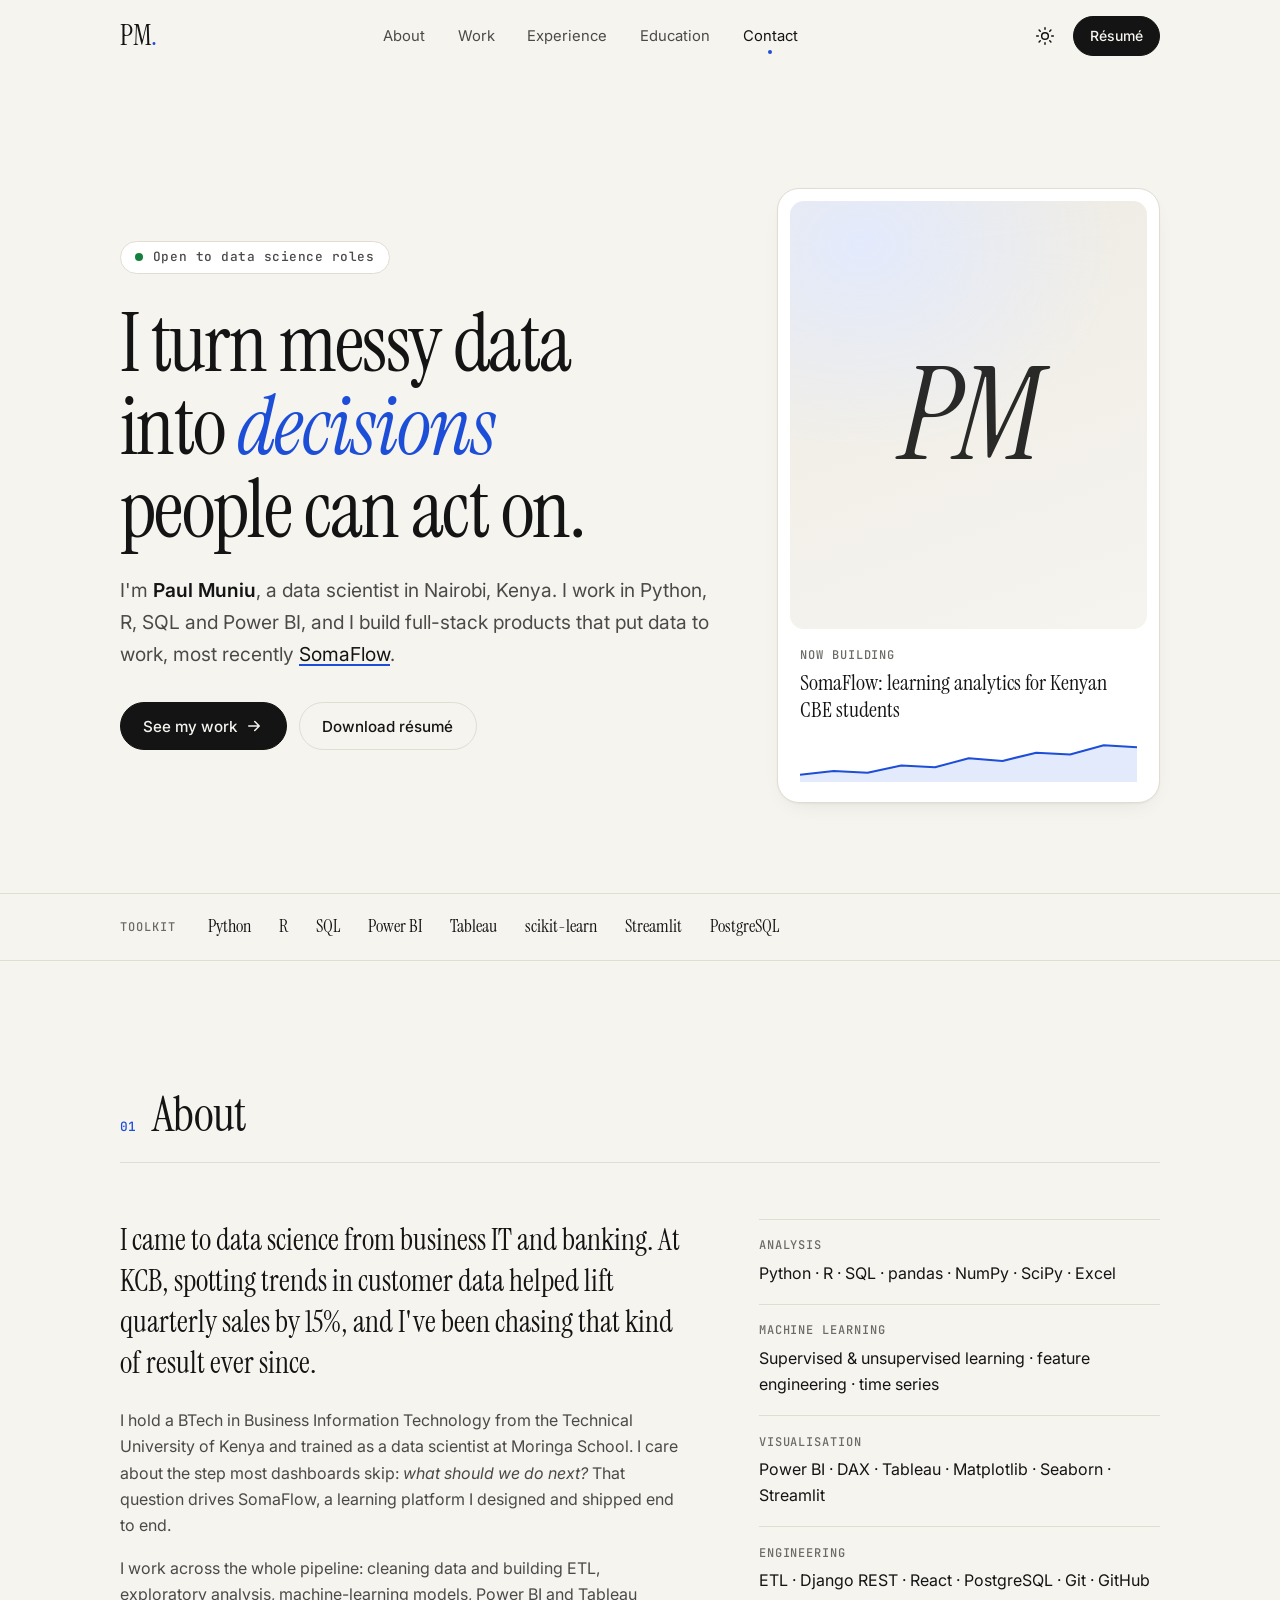
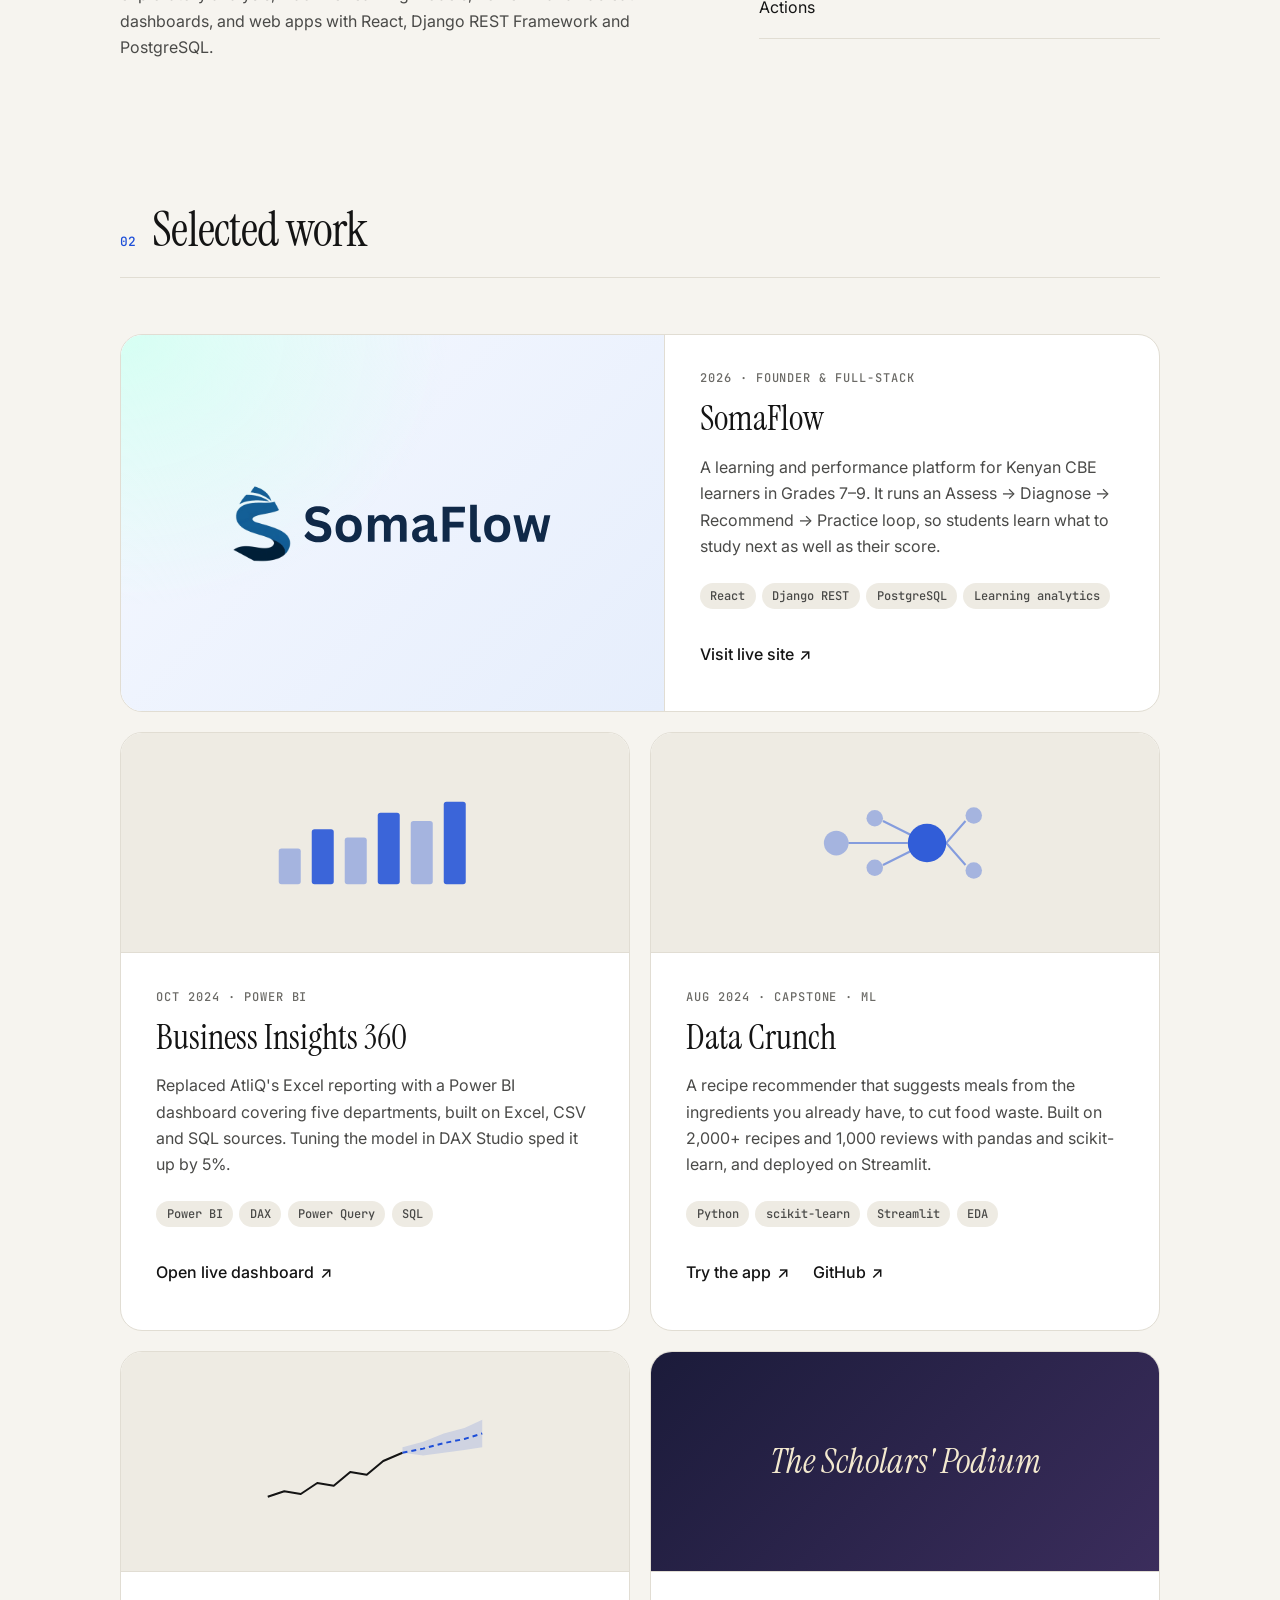
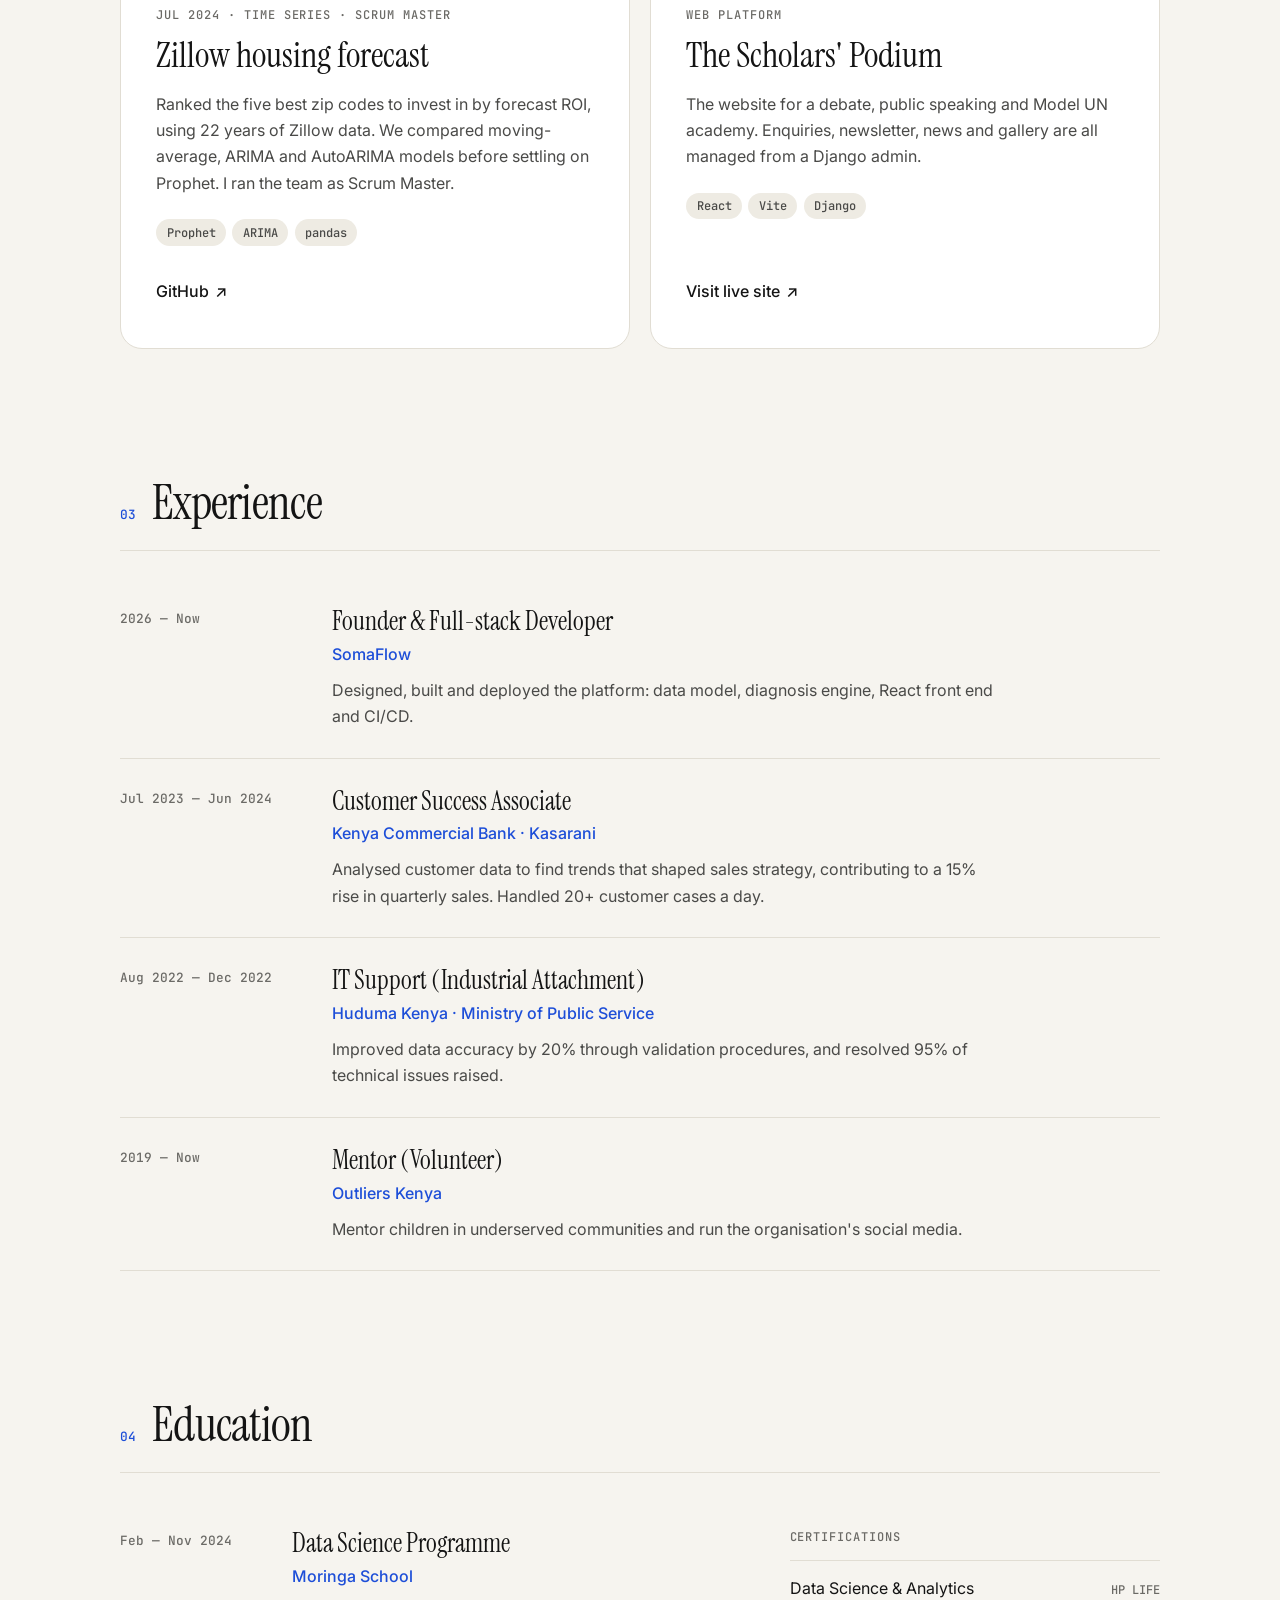
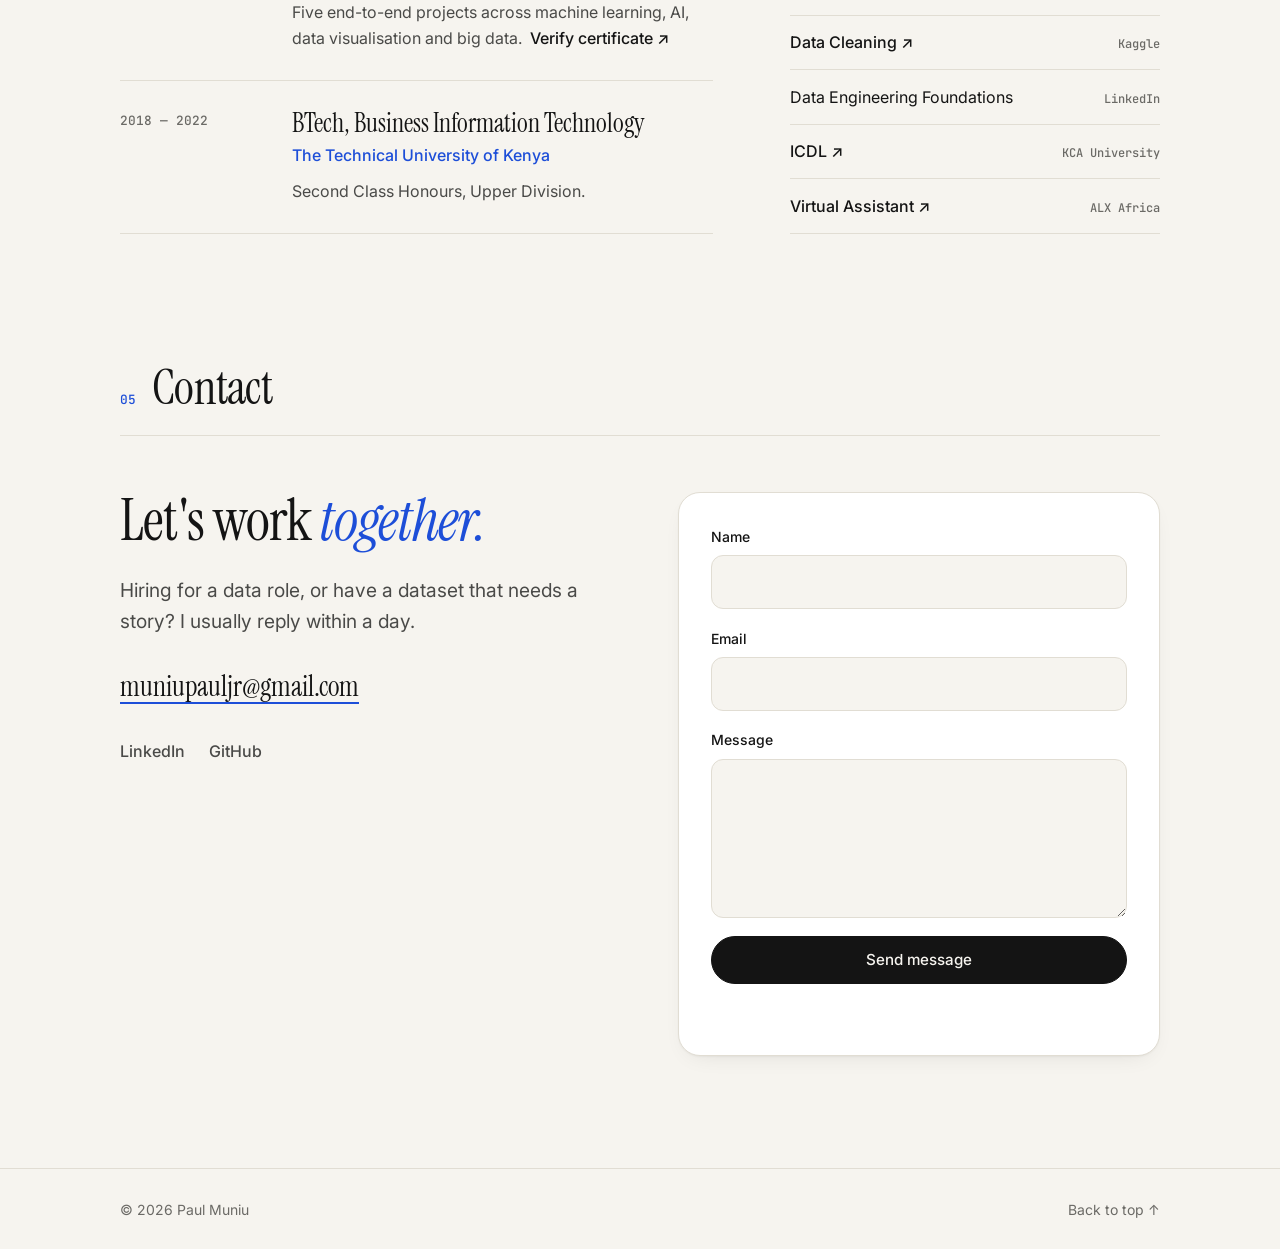
<file: index.html>
<!doctype html>
<html lang="en">
<head>
  <meta charset="utf-8">
  <meta name="viewport" content="width=device-width, initial-scale=1">
  <title>Paul Muniu · Data Scientist</title>
  <meta name="description" content="Paul Muniu: a data scientist in Nairobi, Kenya. Python, R, SQL, machine learning and Power BI. Founder of SomaFlow.">
  <meta name="theme-color" content="#f6f4ef" media="(prefers-color-scheme: light)">
  <meta name="theme-color" content="#0f0f10" media="(prefers-color-scheme: dark)">

  <!-- Link preview (WhatsApp, LinkedIn, X) -->
  <meta property="og:title" content="Paul Muniu · Data Scientist">
  <meta property="og:description" content="I turn messy data into decisions people can act on.">
  <meta property="og:type" content="website">

  <link rel="icon" href="assets/favicon.svg" type="image/svg+xml">

  <link rel="preconnect" href="https://fonts.googleapis.com">
  <link rel="preconnect" href="https://fonts.gstatic.com" crossorigin>
  <link href="https://fonts.googleapis.com/css2?family=Instrument+Serif:ital@0;1&family=Inter:wght@400;500;600&family=JetBrains+Mono:wght@400;500&display=swap" rel="stylesheet">

  <link rel="stylesheet" href="styles.css">

  <!-- Apply the saved theme before first paint so the page never flashes -->
  <script>
    document.documentElement.classList.add('js');
    try {
      var t = localStorage.getItem('theme');
      if (t) document.documentElement.setAttribute('data-theme', t);
    } catch (e) {}
  </script>
</head>
<body>
  <a class="skip-link" href="#main">Skip to content</a>

  <!-- ============ Header ============ -->
  <header class="site-header" id="top">
    <div class="container header-inner">
      <a href="#top" class="brand" aria-label="Paul Muniu, back to top">PM<span>.</span></a>

      <nav class="nav" id="nav" aria-label="Primary">
        <a href="#about">About</a>
        <a href="#work">Work</a>
        <a href="#experience">Experience</a>
        <a href="#education">Education</a>
        <a href="#contact">Contact</a>
      </nav>

      <div class="header-actions">
        <button class="icon-btn" id="theme-toggle" type="button" aria-label="Switch colour theme">
          <svg class="i-sun" viewBox="0 0 24 24" aria-hidden="true"><circle cx="12" cy="12" r="4"/><path d="M12 2v2M12 20v2M4.9 4.9l1.4 1.4M17.7 17.7l1.4 1.4M2 12h2M20 12h2M4.9 19.1l1.4-1.4M17.7 6.3l1.4-1.4"/></svg>
          <svg class="i-moon" viewBox="0 0 24 24" aria-hidden="true"><path d="M21 12.8A9 9 0 1 1 11.2 3a7 7 0 0 0 9.8 9.8z"/></svg>
        </button>
        <a class="btn btn-small" href="assets/Paul_Muniu_Resume.pdf" target="_blank" rel="noopener">Résumé</a>
        <button class="icon-btn menu-btn" id="menu-btn" type="button" aria-label="Open menu" aria-expanded="false" aria-controls="nav">
          <svg viewBox="0 0 24 24" aria-hidden="true"><path d="M4 7h16M4 12h16M4 17h16"/></svg>
        </button>
      </div>
    </div>
  </header>

  <main id="main">

    <!-- ============ Hero ============ -->
    <section class="hero container">
      <div class="hero-copy">
        <p class="eyebrow reveal"><span class="dot" aria-hidden="true"></span>Open to data science roles</p>
        <h1 class="display reveal">
          I turn messy data into <em>decisions</em> people can act on.
        </h1>
        <p class="lede reveal">
          I'm <strong>Paul Muniu</strong>, a data scientist in Nairobi, Kenya. I work in Python, R, SQL and
          Power BI, and I build full-stack products that put data to work, most recently
          <a href="https://somaflow.co.ke" target="_blank" rel="noopener">SomaFlow</a>.
        </p>
        <div class="hero-cta reveal">
          <a class="btn" href="#work">See my work
            <svg viewBox="0 0 24 24" aria-hidden="true"><path d="M5 12h14M13 6l6 6-6 6"/></svg>
          </a>
          <a class="btn btn-ghost" href="assets/Paul_Muniu_Resume.pdf" target="_blank" rel="noopener">Download résumé</a>
        </div>
      </div>

      <!-- Portrait card: swap the monogram for a photo (see README) -->
      <aside class="hero-card reveal" aria-label="Snapshot">
        <div class="portrait">
          <!-- <img src="assets/portrait.jpg" alt="Paul Muniu" width="600" height="720"> -->
          <span class="monogram" aria-hidden="true">PM</span>
        </div>
        <div class="hero-card-body">
          <p class="mono-label">Now building</p>
          <p class="hero-card-title">SomaFlow: learning analytics for Kenyan CBE students</p>
          <svg class="spark" viewBox="0 0 200 48" preserveAspectRatio="none" aria-hidden="true">
            <path class="spark-area" d="M0 40 L20 36 L40 38 L60 30 L80 32 L100 22 L120 25 L140 16 L160 18 L180 8 L200 10 L200 48 L0 48 Z"/>
            <path class="spark-line" d="M0 40 L20 36 L40 38 L60 30 L80 32 L100 22 L120 25 L140 16 L160 18 L180 8 L200 10"/>
          </svg>
        </div>
      </aside>
    </section>

    <!-- ============ Toolkit strip ============ -->
    <section class="toolkit" aria-label="Toolkit">
      <div class="container toolkit-inner">
        <span class="mono-label">Toolkit</span>
        <ul>
          <li>Python</li><li>R</li><li>SQL</li><li>Power BI</li>
          <li>Tableau</li><li>scikit-learn</li><li>Streamlit</li><li>PostgreSQL</li>
        </ul>
      </div>
    </section>

    <!-- ============ About ============ -->
    <section class="section container" id="about">
      <header class="section-head reveal">
        <span class="section-num">01</span>
        <h2>About</h2>
      </header>

      <div class="about-grid">
        <div class="about-text reveal">
          <p class="big">
            I came to data science from business IT and banking. At KCB, spotting trends in customer data
            helped lift quarterly sales by 15%, and I've been chasing that kind of result ever since.
          </p>
          <p>
            I hold a BTech in Business Information Technology from the Technical University of Kenya
            and trained as a data scientist at Moringa School. I care about the step most dashboards skip:
            <em>what should we do next?</em> That question drives SomaFlow, a learning platform I designed
            and shipped end to end.
          </p>
          <p>
            I work across the whole pipeline: cleaning data and building ETL, exploratory analysis,
            machine-learning models, Power BI and Tableau dashboards, and web apps with React,
            Django REST Framework and PostgreSQL.
          </p>
        </div>

        <div class="skills reveal">
          <div class="skill-group">
            <h3>Analysis</h3>
            <p>Python · R · SQL · pandas · NumPy · SciPy · Excel</p>
          </div>
          <div class="skill-group">
            <h3>Machine learning</h3>
            <p>Supervised &amp; unsupervised learning · feature engineering · time series</p>
          </div>
          <div class="skill-group">
            <h3>Visualisation</h3>
            <p>Power BI · DAX · Tableau · Matplotlib · Seaborn · Streamlit</p>
          </div>
          <div class="skill-group">
            <h3>Engineering</h3>
            <p>ETL · Django REST · React · PostgreSQL · Git · GitHub Actions</p>
          </div>
        </div>
      </div>
    </section>

    <!-- ============ Work ============ -->
    <section class="section container" id="work">
      <header class="section-head reveal">
        <span class="section-num">02</span>
        <h2>Selected work</h2>
      </header>

      <div class="work-grid">

        <!-- Featured project -->
        <article class="project project-featured reveal">
          <div class="project-media media-soma">
            <img src="assets/somaflow-logo.svg" alt="SomaFlow logo" width="320" height="96" loading="lazy">
          </div>
          <div class="project-body">
            <p class="mono-label">2026 · Founder &amp; full-stack</p>
            <h3>SomaFlow</h3>
            <p>
              A learning and performance platform for Kenyan CBE learners in Grades 7–9.
              It runs an Assess → Diagnose → Recommend → Practice loop, so students learn what to
              study next as well as their score.
            </p>
            <ul class="tags">
              <li>React</li><li>Django REST</li><li>PostgreSQL</li><li>Learning analytics</li>
            </ul>
            <div class="project-links">
              <a href="https://somaflow.co.ke" target="_blank" rel="noopener">Visit live site <span aria-hidden="true">↗</span></a>
            </div>
          </div>
        </article>

        <article class="project reveal">
          <div class="project-media media-data">
            <svg viewBox="0 0 160 80" aria-hidden="true">
              <rect x="10" y="44" width="16" height="26" rx="2"/><rect x="34" y="30" width="16" height="40" rx="2"/>
              <rect x="58" y="36" width="16" height="34" rx="2"/><rect x="82" y="18" width="16" height="52" rx="2"/>
              <rect x="106" y="24" width="16" height="46" rx="2"/><rect x="130" y="10" width="16" height="60" rx="2"/>
            </svg>
          </div>
          <div class="project-body">
            <p class="mono-label">Oct 2024 · Power BI</p>
            <h3>Business Insights 360</h3>
            <p>
              Replaced AtliQ's Excel reporting with a Power BI dashboard covering five departments,
              built on Excel, CSV and SQL sources. Tuning the model in DAX Studio sped it up by 5%.
            </p>
            <ul class="tags">
              <li>Power BI</li><li>DAX</li><li>Power Query</li><li>SQL</li>
            </ul>
            <div class="project-links">
              <a href="https://app.powerbi.com/view?r=eyJrIjoiMzJkODEzZjUtMWJmZC00YjMyLWJlYzYtZjJmZTJjMGE0OWU4IiwidCI6ImM2ZTU0OWIzLTVmNDUtNDAzMi1hYWU5LWQ0MjQ0ZGM1YjJjNCJ9" target="_blank" rel="noopener">Open live dashboard <span aria-hidden="true">↗</span></a>
            </div>
          </div>
        </article>

        <article class="project reveal">
          <div class="project-media media-reco">
            <svg viewBox="0 0 160 80" aria-hidden="true">
              <circle cx="30" cy="40" r="9"/><circle cx="58" cy="22" r="6"/><circle cx="58" cy="58" r="6"/>
              <circle cx="96" cy="40" r="14" class="hit"/><circle cx="130" cy="20" r="6"/><circle cx="130" cy="60" r="6"/>
              <path d="M39 40 L82 40 M64 24 L84 34 M64 56 L84 46 M110 40 L124 24 M110 40 L124 56"/>
            </svg>
          </div>
          <div class="project-body">
            <p class="mono-label">Aug 2024 · Capstone · ML</p>
            <h3>Data Crunch</h3>
            <p>
              A recipe recommender that suggests meals from the ingredients you already have, to cut food waste.
              Built on 2,000+ recipes and 1,000 reviews with pandas and scikit-learn, and deployed on Streamlit.
            </p>
            <ul class="tags">
              <li>Python</li><li>scikit-learn</li><li>Streamlit</li><li>EDA</li>
            </ul>
            <div class="project-links">
              <a href="https://data-crunch-app.streamlit.app/" target="_blank" rel="noopener">Try the app <span aria-hidden="true">↗</span></a>
              <a href="https://github.com/PaulMuniu/Data-Crunch-App" target="_blank" rel="noopener">GitHub <span aria-hidden="true">↗</span></a>
            </div>
          </div>
        </article>

        <article class="project reveal">
          <div class="project-media media-line">
            <svg viewBox="0 0 160 80" preserveAspectRatio="none" aria-hidden="true">
              <path class="band" d="M100 30 L115 26 L130 20 L145 16 L158 10 L158 30 L145 32 L130 34 L115 36 L100 34 Z"/>
              <path class="hist" d="M2 66 L14 62 L26 64 L38 56 L50 58 L62 48 L74 50 L86 40 L100 34"/>
              <path class="fcst" d="M100 34 L115 31 L130 27 L145 24 L158 20"/>
            </svg>
          </div>
          <div class="project-body">
            <p class="mono-label">Jul 2024 · Time series · Scrum Master</p>
            <h3>Zillow housing forecast</h3>
            <p>
              Ranked the five best zip codes to invest in by forecast ROI, using 22 years of Zillow data.
              We compared moving-average, ARIMA and AutoARIMA models before settling on Prophet. I ran the team as Scrum Master.
            </p>
            <ul class="tags">
              <li>Prophet</li><li>ARIMA</li><li>pandas</li>
            </ul>
            <div class="project-links">
              <a href="https://github.com/PaulMuniu/Zillow-Housing-Data-Time-Series-Modeling" target="_blank" rel="noopener">GitHub <span aria-hidden="true">↗</span></a>
            </div>
          </div>
        </article>

        <article class="project reveal">
          <div class="project-media media-tsp">
            <span class="wordmark">The Scholars' Podium</span>
          </div>
          <div class="project-body">
            <p class="mono-label">Web platform</p>
            <h3>The Scholars' Podium</h3>
            <p>
              The website for a debate, public speaking and Model UN academy. Enquiries, newsletter,
              news and gallery are all managed from a Django admin.
            </p>
            <ul class="tags">
              <li>React</li><li>Vite</li><li>Django</li>
            </ul>
            <div class="project-links">
              <a href="https://thescholarspodium.com" target="_blank" rel="noopener">Visit live site <span aria-hidden="true">↗</span></a>
            </div>
          </div>
        </article>

      </div>
    </section>

    <!-- ============ Experience ============ -->
    <section class="section container" id="experience">
      <header class="section-head reveal">
        <span class="section-num">03</span>
        <h2>Experience</h2>
      </header>

      <ol class="timeline">
        <li class="reveal">
          <span class="when">2026 — Now</span>
          <div>
            <h3>Founder &amp; Full-stack Developer</h3>
            <p class="where">SomaFlow</p>
            <p>Designed, built and deployed the platform: data model, diagnosis engine, React front end and CI/CD.</p>
          </div>
        </li>
        <li class="reveal">
          <span class="when">Jul 2023 — Jun 2024</span>
          <div>
            <h3>Customer Success Associate</h3>
            <p class="where">Kenya Commercial Bank · Kasarani</p>
            <p>Analysed customer data to find trends that shaped sales strategy, contributing to a 15% rise in quarterly sales. Handled 20+ customer cases a day.</p>
          </div>
        </li>
        <li class="reveal">
          <span class="when">Aug 2022 — Dec 2022</span>
          <div>
            <h3>IT Support (Industrial Attachment)</h3>
            <p class="where">Huduma Kenya · Ministry of Public Service</p>
            <p>Improved data accuracy by 20% through validation procedures, and resolved 95% of technical issues raised.</p>
          </div>
        </li>
        <li class="reveal">
          <span class="when">2019 — Now</span>
          <div>
            <h3>Mentor (Volunteer)</h3>
            <p class="where">Outliers Kenya</p>
            <p>Mentor children in underserved communities and run the organisation's social media.</p>
          </div>
        </li>
      </ol>
    </section>

    <!-- ============ Education ============ -->
    <section class="section container" id="education">
      <header class="section-head reveal">
        <span class="section-num">04</span>
        <h2>Education</h2>
      </header>

      <div class="edu-grid">
        <ol class="timeline">
          <li class="reveal">
            <span class="when">Feb — Nov 2024</span>
            <div>
              <h3>Data Science Programme</h3>
              <p class="where">Moringa School</p>
              <p>Five end-to-end projects across machine learning, AI, data visualisation and big data.
                <a class="inline-link" href="https://moringa.my.salesforce-sites.com/certificateStatus?id=a0PQ200000Af70J" target="_blank" rel="noopener">Verify certificate ↗</a></p>
            </div>
          </li>
          <li class="reveal">
            <span class="when">2018 — 2022</span>
            <div>
              <h3>BTech, Business Information Technology</h3>
              <p class="where">The Technical University of Kenya</p>
              <p>Second Class Honours, Upper Division.</p>
            </div>
          </li>
        </ol>

        <div class="certs reveal">
          <p class="mono-label">Certifications</p>
          <ul>
            <li><span>Data Science &amp; Analytics</span><span class="by">HP LIFE</span></li>
            <li><a href="https://www.kaggle.com/learn/certification/muniupaul/data-cleaning" target="_blank" rel="noopener">Data Cleaning ↗</a><span class="by">Kaggle</span></li>
            <li><span>Data Engineering Foundations</span><span class="by">LinkedIn</span></li>
            <li><a href="https://profile.icdlafrica.org/84a41d56-64c3-432e-8d5b-43cef7269059" target="_blank" rel="noopener">ICDL ↗</a><span class="by">KCA University</span></li>
            <li><a href="https://intranet.alxswe.com/certificates/mxrSG36TsP" target="_blank" rel="noopener">Virtual Assistant ↗</a><span class="by">ALX Africa</span></li>
          </ul>
        </div>
      </div>
    </section>

    <!-- ============ Contact ============ -->
    <section class="section container contact" id="contact">
      <header class="section-head reveal">
        <span class="section-num">05</span>
        <h2>Contact</h2>
      </header>

      <div class="contact-grid">
        <div class="reveal">
          <p class="display display-sm">Let's work <em>together.</em></p>
          <p class="lede">Hiring for a data role, or have a dataset that needs a story? I usually reply within a day.</p>
          <a class="email-link" href="mailto:muniupauljr@gmail.com">muniupauljr@gmail.com</a>
          <ul class="socials">
            <li><a href="https://www.linkedin.com/in/paul-muniu" target="_blank" rel="noopener">LinkedIn</a></li>
            <li><a href="https://github.com/PaulMuniu" target="_blank" rel="noopener">GitHub</a></li>
          </ul>
        </div>

        <!-- Netlify Forms: submissions appear in your Netlify dashboard, no backend needed -->
        <form class="form reveal" name="contact" method="POST" action="/thanks.html" data-netlify="true" netlify-honeypot="company" id="contact-form">
          <input type="hidden" name="form-name" value="contact">
          <p class="hp"><label>Leave this empty <input name="company" tabindex="-1" autocomplete="off"></label></p>

          <div class="field">
            <label for="f-name">Name</label>
            <input id="f-name" name="name" type="text" autocomplete="name" required>
          </div>
          <div class="field">
            <label for="f-email">Email</label>
            <input id="f-email" name="email" type="email" autocomplete="email" required>
          </div>
          <div class="field">
            <label for="f-msg">Message</label>
            <textarea id="f-msg" name="message" rows="5" required></textarea>
          </div>
          <button class="btn btn-block" type="submit">Send message</button>
          <p class="form-status" id="form-status" role="status" aria-live="polite"></p>
        </form>
      </div>
    </section>
  </main>

  <footer class="site-footer">
    <div class="container footer-inner">
      <span>© <span id="year">2026</span> Paul Muniu</span>
      <a href="#top">Back to top ↑</a>
    </div>
  </footer>

  <script src="script.js" defer></script>
</body>
</html>
</file>
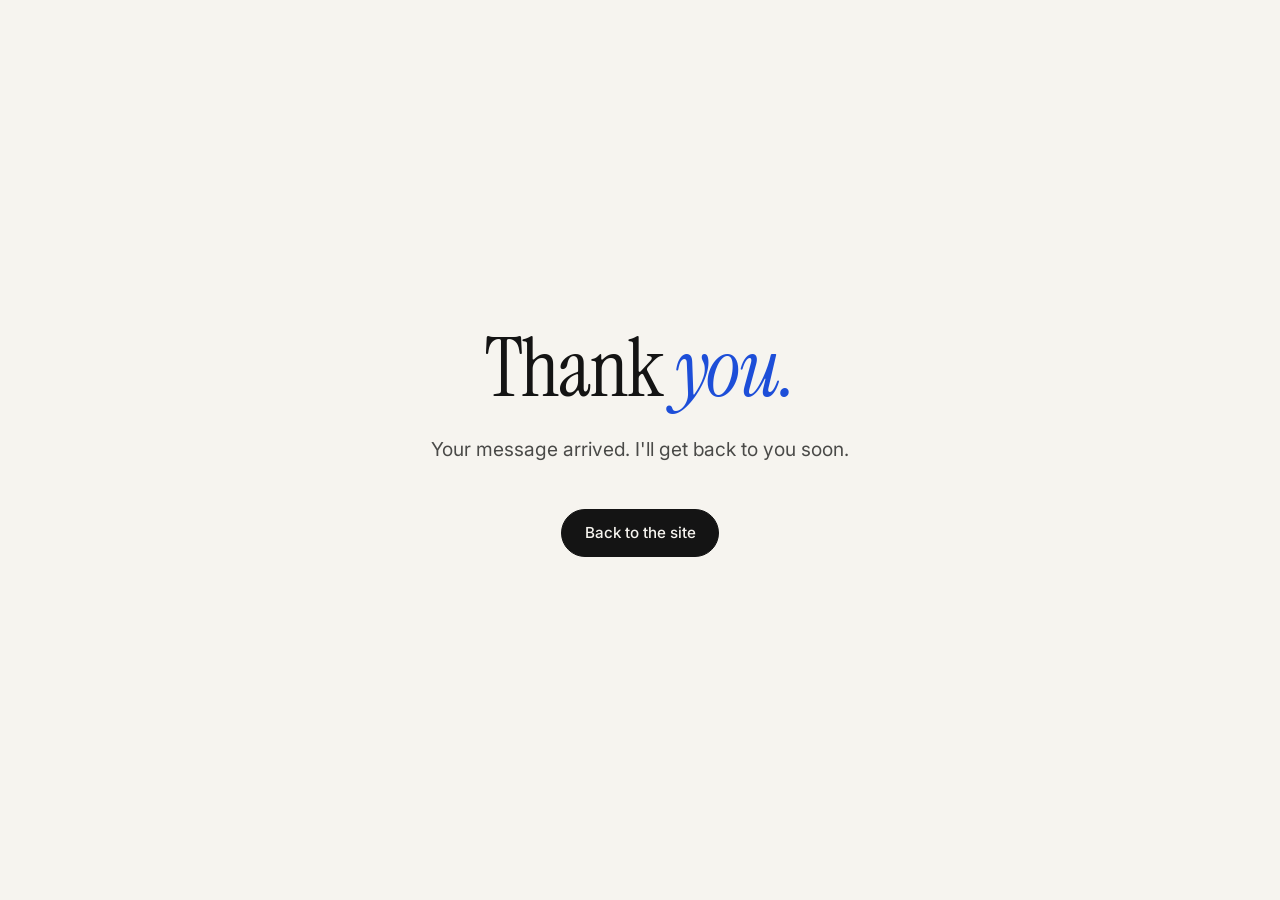
<file: thanks.html>
<!doctype html>
<html lang="en">
<head>
  <meta charset="utf-8">
  <meta name="viewport" content="width=device-width, initial-scale=1">
  <title>Message sent · Paul Muniu</title>
  <link rel="icon" href="assets/favicon.svg" type="image/svg+xml">
  <link rel="preconnect" href="https://fonts.googleapis.com">
  <link rel="preconnect" href="https://fonts.gstatic.com" crossorigin>
  <link href="https://fonts.googleapis.com/css2?family=Instrument+Serif:ital@0;1&family=Inter:wght@400;500;600&family=JetBrains+Mono:wght@400;500&display=swap" rel="stylesheet">
  <link rel="stylesheet" href="styles.css">
</head>
<body>
  <main class="container" style="min-height:100vh;display:grid;place-content:center;text-align:center;">
    <p class="display">Thank <em>you.</em></p>
    <p class="lede" style="margin-inline:auto">Your message arrived. I'll get back to you soon.</p>
    <p style="margin-top:1.5rem"><a class="btn" href="/">Back to the site</a></p>
  </main>
</body>
</html>
</file>
<file: styles.css>
/* ==========================================================================
   Design tokens
   ========================================================================== */
:root {
  --bg:        #f6f4ef;   /* warm paper */
  --surface:   #ffffff;
  --surface-2: #eeebe3;
  --ink:       #141414;
  --ink-2:     #4a4a48;   /* body copy, 8.6:1 on --bg */
  --muted:     #6b6a66;   /* labels, 5.1:1 on --bg */
  --line:      #e1ddd3;
  --accent:    #1d4ed8;   /* one accent, used sparingly */
  --accent-soft: #e3eafc;
  --ok:        #15803d;

  --serif: "Instrument Serif", "Times New Roman", serif;
  --sans:  "Inter", system-ui, -apple-system, "Segoe UI", Roboto, sans-serif;
  --mono:  "JetBrains Mono", ui-monospace, Consolas, monospace;

  --radius: 14px;
  --radius-lg: 22px;
  --shadow: 0 1px 2px rgb(20 20 20 / .04), 0 8px 24px -12px rgb(20 20 20 / .12);
  --ease: cubic-bezier(.2, .7, .2, 1);
  --max: 1120px;
  --gutter: clamp(16px, 4vw, 40px);

  color-scheme: light;
}

@media (prefers-color-scheme: dark) {
  :root:not([data-theme="light"]) {
    --bg: #0f0f10; --surface: #17171a; --surface-2: #1e1e22;
    --ink: #f2f0ea; --ink-2: #c4c2bb; --muted: #9a988f; --line: #2a2a2e;
    --accent: #8fb0ff; --accent-soft: #1b2440; --ok: #4ade80;
    --shadow: 0 1px 2px rgb(0 0 0 / .4), 0 12px 32px -16px rgb(0 0 0 / .6);
    color-scheme: dark;
  }
}
:root[data-theme="dark"] {
  --bg: #0f0f10; --surface: #17171a; --surface-2: #1e1e22;
  --ink: #f2f0ea; --ink-2: #c4c2bb; --muted: #9a988f; --line: #2a2a2e;
  --accent: #8fb0ff; --accent-soft: #1b2440; --ok: #4ade80;
  --shadow: 0 1px 2px rgb(0 0 0 / .4), 0 12px 32px -16px rgb(0 0 0 / .6);
  color-scheme: dark;
}

/* ==========================================================================
   Base
   ========================================================================== */
*, *::before, *::after { box-sizing: border-box; }
html { scroll-behavior: smooth; scroll-padding-top: 88px; -webkit-text-size-adjust: 100%; }
body {
  margin: 0;
  background: var(--bg);
  color: var(--ink-2);
  font: 400 1rem/1.65 var(--sans);
  -webkit-font-smoothing: antialiased;
  text-rendering: optimizeLegibility;
  transition: background-color .3s var(--ease), color .3s var(--ease);
}
img, svg { display: block; max-width: 100%; }
a { color: inherit; }
h1, h2, h3 { color: var(--ink); margin: 0; font-weight: 500; }
p { margin: 0 0 1em; }
strong { color: var(--ink); font-weight: 600; }
::selection { background: var(--accent); color: var(--bg); }

:focus-visible { outline: 2px solid var(--accent); outline-offset: 3px; border-radius: 6px; }

.container { width: 100%; max-width: var(--max); margin-inline: auto; padding-inline: var(--gutter); }

.skip-link {
  position: absolute; left: 16px; top: -48px; z-index: 100;
  background: var(--ink); color: var(--bg); padding: 10px 16px; border-radius: 8px;
  text-decoration: none; transition: top .2s var(--ease);
}
.skip-link:focus { top: 16px; }

.mono-label {
  font: 500 .75rem/1.4 var(--mono);
  letter-spacing: .08em; text-transform: uppercase;
  color: var(--muted); margin: 0;
}

/* ==========================================================================
   Buttons
   ========================================================================== */
.btn {
  display: inline-flex; align-items: center; justify-content: center; gap: .5rem;
  min-height: 48px; padding: 0 1.4rem;
  border-radius: 999px; border: 1px solid var(--ink);
  background: var(--ink); color: var(--bg);
  font: 500 .95rem/1 var(--sans); text-decoration: none; cursor: pointer;
  transition: transform .2s var(--ease), background-color .2s var(--ease), color .2s var(--ease), border-color .2s var(--ease);
}
.btn svg { width: 18px; height: 18px; fill: none; stroke: currentColor; stroke-width: 2; stroke-linecap: round; stroke-linejoin: round; transition: transform .2s var(--ease); }
.btn:hover { transform: translateY(-1px); }
.btn:hover svg { transform: translateX(3px); }
.btn:active { transform: translateY(0); }
.btn-ghost { background: transparent; color: var(--ink); border-color: var(--line); }
.btn-ghost:hover { border-color: var(--ink); }
.btn-small { min-height: 40px; padding: 0 1rem; font-size: .875rem; }
.btn-block { width: 100%; }
.btn[disabled] { opacity: .6; cursor: progress; transform: none; }

.icon-btn {
  display: inline-grid; place-items: center;
  width: 44px; height: 44px; border-radius: 999px;
  border: 1px solid transparent; background: transparent; color: var(--ink); cursor: pointer;
  transition: background-color .2s var(--ease), border-color .2s var(--ease);
}
.icon-btn:hover { background: var(--surface-2); }
.icon-btn svg { width: 20px; height: 20px; fill: none; stroke: currentColor; stroke-width: 1.8; stroke-linecap: round; stroke-linejoin: round; }

.i-moon { display: none; }
:root[data-theme="dark"] .i-sun { display: none; }
:root[data-theme="dark"] .i-moon { display: block; }
@media (prefers-color-scheme: dark) {
  :root:not([data-theme="light"]) .i-sun { display: none; }
  :root:not([data-theme="light"]) .i-moon { display: block; }
}

/* ==========================================================================
   Header
   ========================================================================== */
.site-header {
  position: sticky; top: 0; z-index: 50;
  background: color-mix(in srgb, var(--bg) 82%, transparent);
  -webkit-backdrop-filter: saturate(160%) blur(14px);
  backdrop-filter: saturate(160%) blur(14px);
  border-bottom: 1px solid transparent;
  transition: border-color .3s var(--ease);
}
.site-header.scrolled { border-bottom-color: var(--line); }
.header-inner { display: flex; align-items: center; justify-content: space-between; height: 72px; gap: 1rem; }

.brand { font: 400 1.75rem/1 var(--serif); color: var(--ink); text-decoration: none; letter-spacing: -.01em; }
.brand span { color: var(--accent); }

.nav { display: flex; gap: .25rem; }
.nav a {
  position: relative; padding: .6rem .9rem; border-radius: 999px;
  font-size: .925rem; color: var(--ink-2); text-decoration: none;
  transition: color .2s var(--ease), background-color .2s var(--ease);
}
.nav a:hover { color: var(--ink); background: var(--surface-2); }
.nav a.active { color: var(--ink); }
.nav a.active::after {
  content: ""; position: absolute; left: 50%; bottom: 4px; width: 4px; height: 4px;
  border-radius: 50%; background: var(--accent); transform: translateX(-50%);
}

.header-actions { display: flex; align-items: center; gap: .35rem; }
.menu-btn { display: none; }

/* ==========================================================================
   Hero
   ========================================================================== */
.hero {
  display: grid; grid-template-columns: 1.55fr 1fr; gap: clamp(2rem, 5vw, 4.5rem);
  align-items: center;
  padding-block: clamp(3.5rem, 9vw, 7.5rem) clamp(3rem, 7vw, 6rem);
}
.eyebrow {
  display: inline-flex; align-items: center; gap: .6rem;
  font: 500 .8rem/1 var(--mono); letter-spacing: .04em; color: var(--ink-2);
  padding: .55rem .9rem; border: 1px solid var(--line); border-radius: 999px; background: var(--surface);
  margin-bottom: 1.75rem;
}
.dot { width: 8px; height: 8px; border-radius: 50%; background: var(--ok); box-shadow: 0 0 0 0 color-mix(in srgb, var(--ok) 50%, transparent); animation: pulse 2.4s infinite; }
@keyframes pulse {
  0%   { box-shadow: 0 0 0 0 color-mix(in srgb, var(--ok) 45%, transparent); }
  70%  { box-shadow: 0 0 0 8px transparent; }
  100% { box-shadow: 0 0 0 0 transparent; }
}

.display {
  font: 400 clamp(2.6rem, 6.4vw, 5.1rem)/1.02 var(--serif);
  letter-spacing: -.02em; color: var(--ink); margin: 0 0 1.5rem;
  text-wrap: balance;
}
.display em { font-style: italic; color: var(--accent); }
.display-sm { font-size: clamp(2.2rem, 5vw, 3.6rem); }

.lede { font-size: clamp(1.05rem, 1.6vw, 1.2rem); max-width: 38rem; color: var(--ink-2); }
.lede a { color: var(--ink); text-decoration-color: var(--accent); text-underline-offset: 3px; text-decoration-thickness: 1.5px; }
.lede a:hover { color: var(--accent); }
.hero-cta { display: flex; flex-wrap: wrap; gap: .75rem; margin-top: 2rem; }

.hero-card {
  background: var(--surface); border: 1px solid var(--line); border-radius: var(--radius-lg);
  padding: .75rem; box-shadow: var(--shadow);
  transform: rotate(1.2deg);
  transition: transform .5s var(--ease);
}
.hero-card:hover { transform: rotate(0deg) translateY(-4px); }
.portrait {
  aspect-ratio: 5 / 6; border-radius: calc(var(--radius-lg) - 8px); overflow: hidden;
  display: grid; place-items: center;
  background:
    radial-gradient(120% 80% at 20% 10%, var(--accent-soft), transparent 60%),
    linear-gradient(160deg, var(--surface-2), var(--bg));
}
.portrait img { width: 100%; height: 100%; object-fit: cover; }
.monogram { font: italic 400 clamp(5rem, 11vw, 8rem)/1 var(--serif); color: var(--ink); opacity: .9; letter-spacing: -.03em; }
.hero-card-body { padding: 1.1rem .6rem .5rem; }
.hero-card-title { font: 400 1.35rem/1.25 var(--serif); color: var(--ink); margin: .4rem 0 .9rem; }
.spark { width: 100%; height: 44px; }
.spark-line { fill: none; stroke: var(--accent); stroke-width: 2; vector-effect: non-scaling-stroke; stroke-linejoin: round; }
.spark-area { fill: var(--accent-soft); }

/* ==========================================================================
   Toolkit strip
   ========================================================================== */
.toolkit { border-block: 1px solid var(--line); }
.toolkit-inner { display: flex; align-items: center; gap: 2rem; padding-block: 1.25rem; }
.toolkit ul { display: flex; flex-wrap: wrap; gap: .4rem 1.75rem; list-style: none; margin: 0; padding: 0; }
.toolkit li { font: 400 1.15rem/1.4 var(--serif); color: var(--ink); }

/* ==========================================================================
   Sections
   ========================================================================== */
.section { padding-block: clamp(4.5rem, 10vw, 8rem) 0; }
.section-head {
  display: flex; align-items: baseline; gap: 1rem;
  padding-bottom: 1.25rem; margin-bottom: clamp(2rem, 5vw, 3.5rem);
  border-bottom: 1px solid var(--line);
}
.section-num { font: 500 .8rem/1 var(--mono); color: var(--accent); }
.section-head h2 { font: 400 clamp(2rem, 4.2vw, 3rem)/1.1 var(--serif); letter-spacing: -.015em; }

/* About */
.about-grid { display: grid; grid-template-columns: 1.4fr 1fr; gap: clamp(2rem, 6vw, 5rem); }
.about-text { max-width: 40rem; }
.about-text .big { font: 400 clamp(1.45rem, 2.6vw, 1.9rem)/1.35 var(--serif); color: var(--ink); margin-bottom: 1.5rem; }
.skills { display: grid; gap: 0; align-content: start; }
.skill-group { padding: 1.1rem 0; border-top: 1px solid var(--line); }
.skill-group:last-child { border-bottom: 1px solid var(--line); }
.skill-group h3 { font: 500 .75rem/1.4 var(--mono); letter-spacing: .08em; text-transform: uppercase; color: var(--muted); margin-bottom: .35rem; }
.skill-group p { margin: 0; color: var(--ink); }

/* Work */
.work-grid { display: grid; grid-template-columns: repeat(2, 1fr); gap: 1.25rem; }
.project {
  display: flex; flex-direction: column;
  background: var(--surface); border: 1px solid var(--line); border-radius: var(--radius-lg);
  overflow: hidden;
  transition: transform .35s var(--ease), box-shadow .35s var(--ease), border-color .35s var(--ease);
}
.project:hover { transform: translateY(-4px); box-shadow: var(--shadow); border-color: color-mix(in srgb, var(--ink) 18%, var(--line)); }
.project-featured { grid-column: 1 / -1; display: grid; grid-template-columns: 1.1fr 1fr; }
.project-media {
  display: grid; place-items: center; min-height: 220px; padding: 2rem;
  background: var(--surface-2); border-bottom: 1px solid var(--line);
}
.project-featured .project-media { border-bottom: 0; border-right: 1px solid var(--line); min-height: 340px; }
.media-soma { background: radial-gradient(100% 120% at 0% 0%, #d6fff3, transparent 60%), linear-gradient(135deg, #f5f8ff, #e6eefc); }
.media-soma img { width: min(78%, 320px); height: auto; transition: transform .5s var(--ease); }
.project:hover .media-soma img { transform: scale(1.04); }
.media-tsp { background: linear-gradient(135deg, #1b1b3a, #3b2d5c); }
.wordmark { font: italic 400 clamp(1.6rem, 3vw, 2.2rem)/1.1 var(--serif); color: #f3e9cf; text-align: center; }
.media-data svg { width: 70%; max-width: 220px; }
.media-data rect { fill: var(--accent); opacity: .85; }
.media-data rect:nth-child(odd) { opacity: .35; }

.project-body { padding: clamp(1.4rem, 3vw, 2.2rem); display: flex; flex-direction: column; gap: .2rem; flex: 1; }
.project-body h3 { font: 400 clamp(1.7rem, 3vw, 2.2rem)/1.15 var(--serif); margin: .5rem 0 .75rem; }
.tags { display: flex; flex-wrap: wrap; gap: .4rem; list-style: none; padding: 0; margin: .25rem 0 1.25rem; }
.tags li { font: 500 .75rem/1 var(--mono); padding: .45rem .65rem; border-radius: 999px; background: var(--surface-2); color: var(--ink-2); }
.project-links { margin-top: auto; }
.project-links a {
  display: inline-flex; align-items: center; gap: .35rem; min-height: 44px;
  font-weight: 500; color: var(--ink); text-decoration: none;
  background: linear-gradient(var(--accent), var(--accent)) left bottom / 0 1.5px no-repeat;
  transition: background-size .3s var(--ease), color .2s var(--ease);
}
.project-links a:hover { color: var(--accent); background-size: 100% 1.5px; }

/* Experience */
.timeline { list-style: none; margin: 0; padding: 0; }
.timeline li {
  display: grid; grid-template-columns: 180px 1fr; gap: 2rem;
  padding: 1.75rem 0; border-bottom: 1px solid var(--line);
}
.timeline li:first-child { padding-top: 0; }
.when { font: 500 .8rem/1.9 var(--mono); color: var(--muted); }
.timeline h3 { font: 400 1.6rem/1.2 var(--serif); }
.where { color: var(--accent); font-weight: 500; margin: .2rem 0 .6rem; }
.timeline p:last-child { margin: 0; max-width: 42rem; }

/* Contact */
.contact { padding-bottom: clamp(4rem, 9vw, 7rem); }
.contact-grid { display: grid; grid-template-columns: 1fr 1fr; gap: clamp(2rem, 6vw, 5rem); align-items: start; }
.email-link {
  display: inline-block; margin-top: .75rem;
  font: 400 clamp(1.3rem, 2.4vw, 1.75rem)/1.3 var(--serif); color: var(--ink);
  text-decoration: underline; text-decoration-color: var(--accent); text-underline-offset: 6px; text-decoration-thickness: 1.5px;
  word-break: break-all;
  transition: color .2s var(--ease);
}
.email-link:hover { color: var(--accent); }
.socials { display: flex; gap: 1.5rem; list-style: none; padding: 0; margin: 1.5rem 0 0; }
.socials a { display: inline-flex; align-items: center; min-height: 44px; color: var(--ink-2); text-decoration: none; font-weight: 500; }
.socials a:hover { color: var(--accent); }

.form {
  background: var(--surface); border: 1px solid var(--line); border-radius: var(--radius-lg);
  padding: clamp(1.4rem, 3vw, 2rem); box-shadow: var(--shadow);
  display: grid; gap: 1.1rem;
}
.field { display: grid; gap: .45rem; }
.field label { font-size: .875rem; font-weight: 500; color: var(--ink); }
.field input, .field textarea {
  width: 100%; font: inherit; color: var(--ink);
  background: var(--bg); border: 1px solid var(--line); border-radius: 12px;
  padding: .8rem 1rem; min-height: 48px; resize: vertical;
  transition: border-color .2s var(--ease), box-shadow .2s var(--ease), background-color .2s var(--ease);
}
.field input:hover, .field textarea:hover { border-color: color-mix(in srgb, var(--ink) 25%, var(--line)); }
.field input:focus, .field textarea:focus {
  outline: none; border-color: var(--accent); background: var(--surface);
  box-shadow: 0 0 0 4px color-mix(in srgb, var(--accent) 18%, transparent);
}
.hp { position: absolute; left: -9999px; }
.form-status { margin: 0; min-height: 1.5em; font-size: .9rem; }
.form-status.ok { color: var(--ok); }
.form-status.err { color: #dc2626; }

/* Footer */
.site-footer { border-top: 1px solid var(--line); }
.footer-inner { display: flex; justify-content: space-between; align-items: center; min-height: 80px; font-size: .875rem; color: var(--muted); gap: 1rem; }
.footer-inner a { color: var(--muted); text-decoration: none; min-height: 44px; display: inline-flex; align-items: center; }
.footer-inner a:hover { color: var(--ink); }

/* ==========================================================================
   Scroll reveal (only when JS is running; content is visible without it)
   ========================================================================== */
.js .reveal { opacity: 0; transform: translateY(14px); transition: opacity .7s var(--ease), transform .7s var(--ease); }
.js .reveal.in { opacity: 1; transform: none; }

@media (prefers-reduced-motion: reduce) {
  html { scroll-behavior: auto; }
  *, *::before, *::after { animation: none !important; transition: none !important; }
  .js .reveal { opacity: 1; transform: none; }
  .hero-card { transform: none; }
}

/* ==========================================================================
   Responsive
   ========================================================================== */
@media (max-width: 960px) {
  .hero { grid-template-columns: 1fr; }
  .hero-card { max-width: 380px; transform: none; }
  .portrait { aspect-ratio: 4 / 3; }
  .eyebrow { white-space: nowrap; }
  .about-grid, .contact-grid { grid-template-columns: 1fr; }
  .project-featured { grid-template-columns: 1fr; }
  .project-featured .project-media { border-right: 0; border-bottom: 1px solid var(--line); min-height: 240px; }
}

@media (max-width: 760px) {
  .menu-btn { display: inline-grid; }
  .nav {
    position: absolute; top: 72px; left: 0; right: 0;
    flex-direction: column; gap: 0; padding: .5rem var(--gutter) 1rem;
    background: var(--bg); border-bottom: 1px solid var(--line);
    opacity: 0; visibility: hidden; transform: translateY(-8px);
    transition: opacity .2s var(--ease), transform .2s var(--ease), visibility .2s;
  }
  .nav.open { opacity: 1; visibility: visible; transform: none; }
  .nav a { padding: .9rem 0; border-radius: 0; font-size: 1.05rem; border-bottom: 1px solid var(--line); }
  .nav a:last-child { border-bottom: 0; }
  .nav a:hover { background: none; }
  .nav a.active::after { display: none; }

  .work-grid { grid-template-columns: 1fr; }
  .toolkit-inner { flex-direction: column; align-items: flex-start; gap: .75rem; }
  .timeline li { grid-template-columns: 1fr; gap: .4rem; }
}

@media (max-width: 420px) {
  .header-actions .btn-small { display: none; }
  .hero-cta .btn { flex: 1 1 100%; }
}

/* ==========================================================================
   Project visuals, education and certifications
   ========================================================================== */
.project-links { display: flex; flex-wrap: wrap; gap: 0 1.5rem; }

.media-reco svg, .media-line svg { width: 70%; max-width: 220px; overflow: visible; }
.media-reco circle { fill: var(--accent); opacity: .35; }
.media-reco circle.hit { opacity: .9; }
.media-reco path { fill: none; stroke: var(--accent); stroke-width: 1.5; opacity: .5; }
.media-line svg { height: 110px; }
.media-line .hist { fill: none; stroke: var(--ink); stroke-width: 2; vector-effect: non-scaling-stroke; stroke-linejoin: round; }
.media-line .fcst { fill: none; stroke: var(--accent); stroke-width: 2; stroke-dasharray: 5 4; vector-effect: non-scaling-stroke; }
.media-line .band { fill: var(--accent); opacity: .15; }

.edu-grid { display: grid; grid-template-columns: 1.6fr 1fr; gap: clamp(2rem, 6vw, 5rem); align-items: start; }
.edu-grid .timeline li { grid-template-columns: 140px 1fr; }
.inline-link { color: var(--ink); font-weight: 500; text-decoration: none; white-space: nowrap; margin-left: .25rem; }
.inline-link:hover { color: var(--accent); }

.certs ul { list-style: none; margin: .9rem 0 0; padding: 0; }
.certs li {
  display: flex; justify-content: space-between; align-items: baseline; gap: 1rem;
  padding: .85rem 0; border-top: 1px solid var(--line); color: var(--ink);
}
.certs li:last-child { border-bottom: 1px solid var(--line); }
.certs a { color: var(--ink); text-decoration: none; font-weight: 500; }
.certs a:hover { color: var(--accent); }
.certs .by { font: 500 .75rem/1.4 var(--mono); color: var(--muted); text-align: right; flex-shrink: 0; }

@media (max-width: 960px) {
  .edu-grid { grid-template-columns: 1fr; }
}
@media (max-width: 760px) {
  .edu-grid .timeline li { grid-template-columns: 1fr; }
}
</file>
